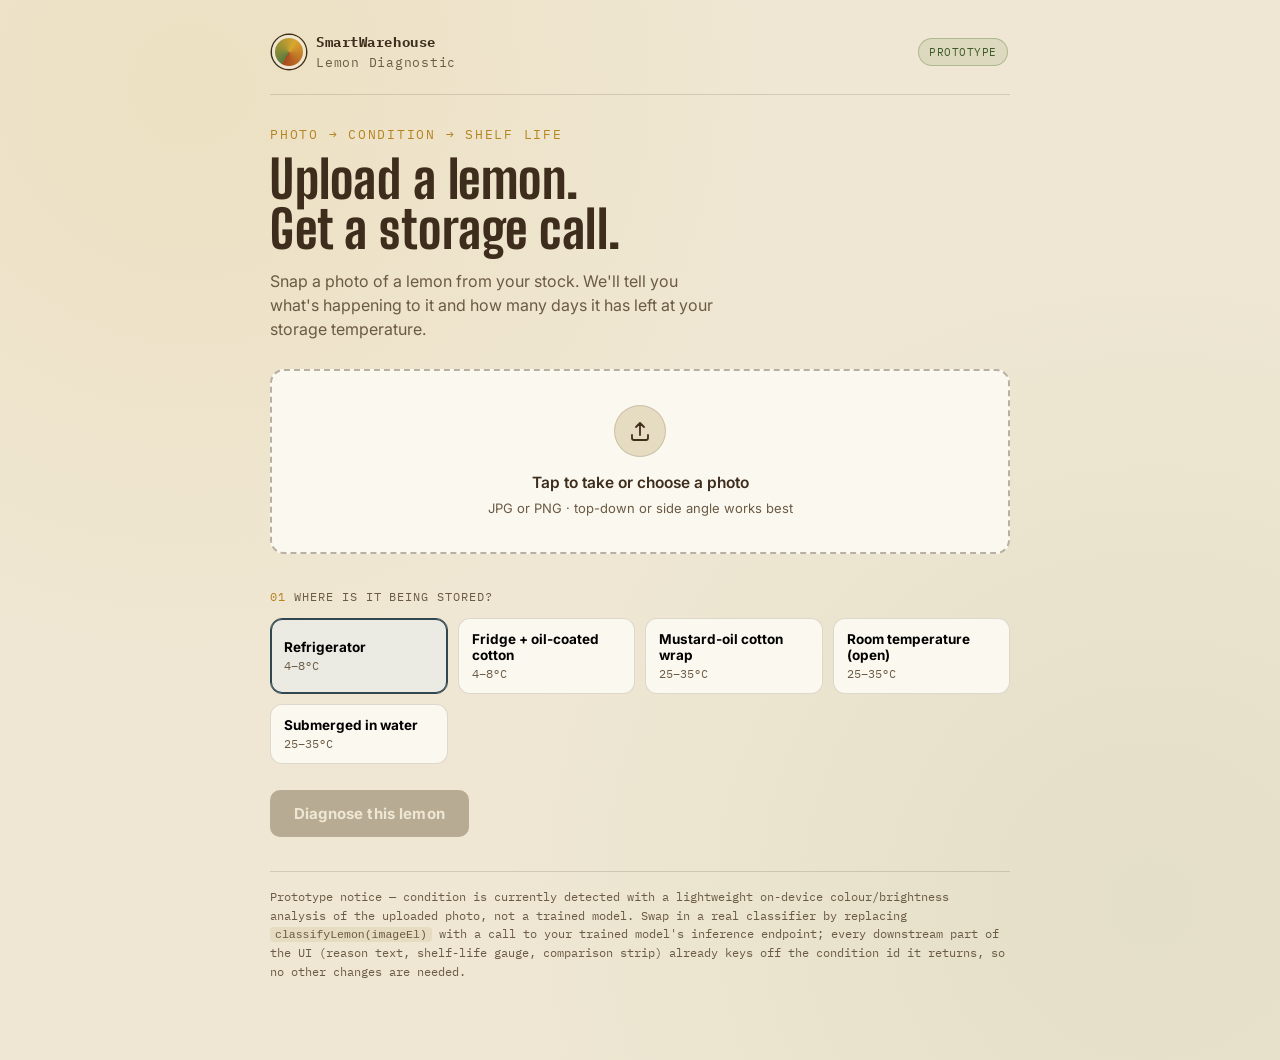
<file: frontend/index.html>
<!DOCTYPE html>
<html lang="en">
<head>
<meta charset="UTF-8">
<meta name="viewport" content="width=device-width, initial-scale=1.0">
<title>SmartWarehouse — Lemon Diagnostic</title>
<link rel="preconnect" href="https://fonts.googleapis.com">
<link rel="preconnect" href="https://fonts.gstatic.com" crossorigin>
<link href="https://fonts.googleapis.com/css2?family=Big+Shoulders+Display:wght@600;700;800&family=Inter:wght@400;500;600;700&family=IBM+Plex+Mono:wght@400;500;600&display=swap" rel="stylesheet">
<style>
  :root{
    --paper:      #EFE7D3;
    --paper-dim:  #E6DCC2;
    --ink:        #3E2D1C;
    --ink-soft:   #6B5A44;
    --zest:       #D9A62E;
    --zest-dark:  #B58420;
    --leaf:       #5B7B3D;
    --leaf-dark:  #3F5A29;
    --steel:      #43606B;
    --steel-dark: #314750;
    --rust:       #A8471F;
    --rust-dark:  #7E3416;
    --card:       #FBF8EF;
    --line:       rgba(62,45,28,0.16);
    --shadow:     0 8px 24px rgba(62,45,28,0.14);
    --radius:     14px;
    --display: 'Big Shoulders Display', sans-serif;
    --body: 'Inter', sans-serif;
    --mono: 'IBM Plex Mono', monospace;
  }

  * { box-sizing: border-box; }
  html { scroll-behavior: smooth; }

  body{
    margin:0;
    background:
      radial-gradient(circle at 15% 8%, rgba(217,166,46,0.10), transparent 40%),
      radial-gradient(circle at 90% 85%, rgba(91,123,61,0.08), transparent 45%),
      var(--paper);
    color: var(--ink);
    font-family: var(--body);
    line-height: 1.5;
    -webkit-font-smoothing: antialiased;
  }

  a, button { font-family: inherit; }

  /* ---------- Layout shell ---------- */
  .wrap{ max-width: 780px; margin: 0 auto; padding: 28px 20px 80px; }

  header.top{
    display:flex; align-items:center; justify-content:space-between;
    padding: 4px 2px 22px;
    border-bottom: 1px solid var(--line);
    margin-bottom: 30px;
  }
  .brand{
    display:flex; align-items:center; gap:10px;
  }
  .brand-mark{
    width:34px; height:34px; border-radius:50%;
    background: conic-gradient(from 210deg, var(--leaf), var(--zest) 50%, var(--rust) 100%);
    box-shadow: inset 0 0 0 3px var(--paper), 0 0 0 1.5px var(--ink);
    flex-shrink:0;
  }
  .brand-text{ font-family: var(--mono); font-size: 12.5px; letter-spacing: 0.06em; color: var(--ink-soft); }
  .brand-text b{ color: var(--ink); display:block; font-size:14px; letter-spacing:0.04em; }
  .badge{
    font-family: var(--mono); font-size: 11px; letter-spacing:0.05em;
    color: var(--leaf-dark); background: rgba(91,123,61,0.13);
    border: 1px solid rgba(91,123,61,0.35);
    padding: 5px 10px; border-radius: 999px;
  }

  /* ---------- Hero / upload ---------- */
  .eyebrow{
    font-family: var(--mono); font-size: 12.5px; letter-spacing: 0.14em; text-transform: uppercase;
    color: var(--zest-dark); margin: 0 0 10px;
  }
  h1{
    font-family: var(--display); font-weight: 800; letter-spacing: 0.01em;
    font-size: clamp(34px, 6vw, 52px); line-height: 0.98; margin: 0 0 14px; color: var(--ink);
  }
  .lede{ max-width: 46ch; color: var(--ink-soft); font-size: 16px; margin: 0 0 28px; }

  .dropzone{
    position: relative;
    border: 2px dashed rgba(62,45,28,0.35);
    border-radius: var(--radius);
    background: var(--card);
    padding: 34px 20px;
    text-align: center;
    cursor: pointer;
    transition: border-color .18s ease, background .18s ease, transform .18s ease;
  }
  .dropzone:hover, .dropzone.drag{
    border-color: var(--zest-dark);
    background: #FDF9EE;
  }
  .dropzone:focus-visible{ outline: 3px solid var(--steel); outline-offset: 3px; }
  .dropzone.drag{ transform: scale(1.01); }
  .dz-icon{
    width:52px; height:52px; margin: 0 auto 14px;
    border-radius: 50%;
    background: var(--paper-dim);
    display:flex; align-items:center; justify-content:center;
    border: 1.5px solid var(--line);
  }
  .dz-icon svg{ width:24px; height:24px; stroke: var(--ink); }
  .dz-title{ font-weight: 600; font-size: 15.5px; margin-bottom: 4px; }
  .dz-sub{ font-size: 13px; color: var(--ink-soft); }
  input[type=file]{ display:none; }

  .preview-row{
    display:flex; align-items:center; gap:16px;
    background: var(--card); border: 1px solid var(--line); border-radius: var(--radius);
    padding: 14px; margin-top: 16px;
  }
  .preview-thumb{
    width:74px; height:74px; border-radius: 10px; object-fit: cover;
    border: 1px solid var(--line); flex-shrink:0; background:#fff;
  }
  .preview-meta{ flex:1; min-width:0; }
  .preview-name{ font-weight:600; font-size: 14px; overflow:hidden; text-overflow:ellipsis; white-space:nowrap; }
  .preview-status{ font-family: var(--mono); font-size: 12px; color: var(--ink-soft); margin-top:2px; }
  .btn-clear{
    border: none; background: none; color: var(--rust-dark);
    font-size: 13px; font-weight: 600; cursor: pointer; padding: 6px 8px; border-radius: 8px;
  }
  .btn-clear:hover{ background: rgba(168,71,31,0.1); }

  /* ---------- Storage selector ---------- */
  section.storage{ margin-top: 34px; }
  .section-label{
    font-family: var(--mono); font-size: 12px; letter-spacing:0.08em; text-transform: uppercase;
    color: var(--ink-soft); margin-bottom: 12px; display:flex; align-items:baseline; gap:8px;
  }
  .section-label .num{ color: var(--zest-dark); }

  .pill-grid{
    display:grid; grid-template-columns: repeat(auto-fit, minmax(150px,1fr));
    gap: 10px;
  }
  .pill{
    text-align:left;
    border: 1.5px solid var(--line);
    background: var(--card);
    border-radius: 12px;
    padding: 12px 13px;
    cursor: pointer;
    transition: border-color .15s ease, background .15s ease, transform .1s ease;
  }
  .pill:hover{ border-color: var(--steel); }
  .pill:focus-visible{ outline: 3px solid var(--steel); outline-offset: 2px; }
  .pill.active{
    border-color: var(--steel-dark);
    background: linear-gradient(0deg, rgba(67,96,107,0.09), rgba(67,96,107,0.09)), var(--card);
    box-shadow: 0 0 0 1px var(--steel-dark) inset;
  }
  .pill-name{ font-weight: 700; font-size: 13.5px; margin-bottom: 3px; }
  .pill-temp{ font-family: var(--mono); font-size: 11.5px; color: var(--ink-soft); }

  /* ---------- Action ---------- */
  .actions{ margin-top: 26px; display:flex; gap:12px; flex-wrap:wrap; }
  .btn-primary{
    background: var(--ink); color: var(--paper);
    border: none; padding: 14px 24px; border-radius: 10px;
    font-weight: 700; font-size: 15px; letter-spacing: 0.01em; cursor: pointer;
    transition: background .15s ease, transform .1s ease;
  }
  .btn-primary:hover:not(:disabled){ background: var(--rust-dark); }
  .btn-primary:active:not(:disabled){ transform: translateY(1px); }
  .btn-primary:disabled{ background: #B7AC93; cursor: not-allowed; }
  .btn-primary:focus-visible{ outline: 3px solid var(--steel); outline-offset: 3px; }

  /* ---------- Results: crate tag ---------- */
  .tag-card{
    margin-top: 40px;
    background: var(--card);
    border: 1.5px solid var(--line);
    border-radius: var(--radius);
    box-shadow: var(--shadow);
    padding: 26px 24px 24px;
    position: relative;
    opacity: 0;
    transform: translateY(10px);
    animation: rise .5s ease forwards;
  }
  @keyframes rise{ to{ opacity:1; transform: translateY(0); } }
  .tag-punch{
    position:absolute; top:-13px; left: 50%; transform: translateX(-50%);
    width:26px; height:26px; border-radius:50%;
    background: var(--paper);
    border: 1.5px solid var(--line);
  }
  .tag-head{
    display:flex; align-items:flex-start; justify-content:space-between; gap:16px;
    padding-bottom: 16px; margin-bottom: 18px; border-bottom: 1px dashed var(--line);
  }
  .tag-eyebrow{ font-family: var(--mono); font-size: 11.5px; letter-spacing:0.1em; text-transform:uppercase; color: var(--ink-soft); }
  .tag-title{ font-family: var(--display); font-weight: 800; font-size: 30px; margin: 4px 0 0; line-height:1; }
  .tag-title.leaf{ color: var(--leaf-dark); }
  .tag-title.zest{ color: var(--zest-dark); }
  .tag-title.rust{ color: var(--rust-dark); }
  .confidence{
    font-family: var(--mono); font-size: 12px; text-align:right; color: var(--ink-soft);
    white-space: nowrap; padding-top: 4px;
  }

  .reason{ font-size: 15px; color: var(--ink); margin: 0 0 22px; max-width: 60ch; }

  .gauge-row{
    display:flex; gap: 22px; align-items:center; flex-wrap:wrap;
    padding: 16px; background: var(--paper-dim); border-radius: 12px; margin-bottom: 20px;
  }
  .gauge-wrap{ flex-shrink:0; }
  .gauge-num{ font-family: var(--display); font-weight: 800; }
  .gauge-info{ flex:1; min-width: 180px; }
  .gauge-label{ font-family: var(--mono); font-size: 11.5px; letter-spacing:0.06em; text-transform:uppercase; color: var(--ink-soft); margin-bottom: 4px;}
  .gauge-sub{ font-size: 13.5px; color: var(--ink-soft); }

  .compare-title{
    font-family: var(--mono); font-size: 11.5px; letter-spacing:0.08em; text-transform:uppercase;
    color: var(--ink-soft); margin: 4px 0 10px;
  }
  .compare-strip{ display:flex; gap:8px; overflow-x:auto; padding-bottom: 4px; }
  .compare-chip{
    flex: 0 0 auto; min-width: 108px;
    border: 1px solid var(--line); border-radius: 10px; padding: 9px 10px;
    background: var(--card); font-size: 12px;
  }
  .compare-chip.selected{ border-color: var(--steel-dark); background: #F1ECDD; }
  .compare-chip .cname{ font-weight:700; font-size: 11.5px; margin-bottom:3px; }
  .compare-chip .cdays{ font-family: var(--mono); color: var(--ink-soft); }

  .disclaimer{
    margin-top: 34px; padding-top: 16px; border-top: 1px solid var(--line);
    font-family: var(--mono); font-size: 11.5px; color: var(--ink-soft); line-height:1.6;
  }
  .disclaimer code{ background: var(--paper-dim); padding: 1px 5px; border-radius: 4px; }

  .hidden{ display:none !important; }

  @media (max-width: 480px){
    .wrap{ padding: 20px 14px 60px; }
    .tag-head{ flex-direction:column; }
    .confidence{ text-align:left; }
  }

  @media (prefers-reduced-motion: reduce){
    .tag-card{ animation: none; opacity:1; transform:none; }
    html{ scroll-behavior:auto; }
  }
</style>
</head>
<body>
<div class="wrap">

  <header class="top">
    <div class="brand">
      <div class="brand-mark"></div>
      <div class="brand-text"><b>SmartWarehouse</b>Lemon Diagnostic</div>
    </div>
    <div class="badge">PROTOTYPE</div>
  </header>

  <p class="eyebrow">Photo → Condition → Shelf Life</p>
  <h1>Upload a lemon.<br>Get a storage call.</h1>
  <p class="lede">Snap a photo of a lemon from your stock. We'll tell you what's happening to it and how many days it has left at your storage temperature.</p>

  <div class="dropzone" id="dropzone" tabindex="0" role="button" aria-label="Upload a lemon photo">
    <div class="dz-icon">
      <svg viewBox="0 0 24 24" fill="none" stroke-width="1.8" stroke-linecap="round" stroke-linejoin="round"><path d="M12 16V4M12 4l-4 4M12 4l4 4"/><path d="M4 16v3a2 2 0 0 0 2 2h12a2 2 0 0 0 2-2v-3"/></svg>
    </div>
    <div class="dz-title">Tap to take or choose a photo</div>
    <div class="dz-sub">JPG or PNG · top-down or side angle works best</div>
    <input type="file" id="fileInput" accept="image/*" capture="environment">
  </div>

  <div class="preview-row hidden" id="previewRow">
    <img class="preview-thumb" id="previewThumb" alt="Uploaded lemon preview">
    <div class="preview-meta">
      <div class="preview-name" id="previewName">—</div>
      <div class="preview-status" id="previewStatus">Ready to diagnose</div>
    </div>
    <button class="btn-clear" id="btnClear">Remove</button>
  </div>

  <canvas id="workCanvas" class="hidden"></canvas>

  <section class="storage">
    <div class="section-label"><span class="num">01</span> Where is it being stored?</div>
    <div class="pill-grid" id="storageGrid"></div>
  </section>

  <div class="actions">
    <button class="btn-primary" id="btnDiagnose" disabled>Diagnose this lemon</button>
  </div>

  <div id="resultCard"></div>

  <div class="disclaimer">
    Prototype notice — condition is currently detected with a lightweight on-device colour/brightness
    analysis of the uploaded photo, not a trained model. Swap in a real classifier by replacing
    <code>classifyLemon(imageEl)</code> with a call to your trained model's inference endpoint; every
    downstream part of the UI (reason text, shelf-life gauge, comparison strip) already keys off the
    condition id it returns, so no other changes are needed.
  </div>

</div>

<canvas id="workCanvas" class="hidden" style="display:none"></canvas>

<script>
(function(){

  /* ---------------------------------------------------------
     DATA — drawn from the SmartWarehouse lemon observation report
  --------------------------------------------------------- */

  const STORAGE_METHODS = [
    { id:'fridge',            name:'Refrigerator',                 temp:'4–8°C',   baseDays:15 },
    { id:'fridge_oil_cotton', name:'Fridge + oil-coated cotton',    temp:'4–8°C',   baseDays:14 },
    { id:'oil_cotton',        name:'Mustard-oil cotton wrap',       temp:'25–35°C', baseDays:11 },
    { id:'room',              name:'Room temperature (open)',       temp:'25–35°C', baseDays:9  },
    { id:'submerged',         name:'Submerged in water',            temp:'25–35°C', baseDays:6  },
  ];

  const CONDITIONS = {
    healthy: {
      label: 'Healthy',
      tone: 'leaf',
      penalty: 0,
      reason: "Skin colour and firmness look normal — smooth surface, no wrinkling, no dark spotting. This lemon is at the start of its shelf life."
    },
    yellowing: {
      label: 'Yellowing',
      tone: 'zest',
      penalty: 3,
      reason: "The peel is losing chlorophyll and turning yellow. This is a normal ripening/ageing process that speeds up in warm air — refrigeration slows it noticeably."
    },
    dehydrated: {
      label: 'Dehydration / Wrinkling',
      tone: 'zest',
      penalty: 4,
      reason: "The skin is losing moisture faster than it's being replaced (transpiration). Warm, dry air accelerates this — even fridge air can cause it slowly, since cold air is also low-humidity."
    },
    brown_spot: {
      label: 'Brown Spotting / Oleocellosis',
      tone: 'rust',
      penalty: 6,
      reason: "Oil glands in the peel have ruptured, likely from mechanical handling or pressure, releasing oil that damages surrounding skin cells and darkens the surface."
    },
    decayed: {
      label: 'Decay / Mould',
      tone: 'rust',
      penalty: 9,
      reason: "Surface darkening and texture breakdown suggest fungal or microbial activity has taken hold. This spreads fast at room temperature and warm/moist storage — isolate this fruit from the rest of the batch."
    }
  };

  /* ---------------------------------------------------------
     STATE
  --------------------------------------------------------- */
  let uploadedImage = null;   // HTMLImageElement
  let selectedStorage = 'fridge';
  let lastDiagnosis = null;   // condition id

  /* ---------------------------------------------------------
     DOM refs
  --------------------------------------------------------- */
  const dropzone      = document.getElementById('dropzone');
  const fileInput      = document.getElementById('fileInput');
  const previewRow     = document.getElementById('previewRow');
  const previewThumb   = document.getElementById('previewThumb');
  const previewName    = document.getElementById('previewName');
  const previewStatus  = document.getElementById('previewStatus');
  const btnClear       = document.getElementById('btnClear');
  const storageGrid    = document.getElementById('storageGrid');
  const btnDiagnose    = document.getElementById('btnDiagnose');
  const resultCard     = document.getElementById('resultCard');
  const workCanvas     = document.getElementById('workCanvas');

  /* ---------------------------------------------------------
     Build storage pills
  --------------------------------------------------------- */
  function renderStoragePills(){
    storageGrid.innerHTML = STORAGE_METHODS.map(m => `
      <button type="button" class="pill ${m.id===selectedStorage?'active':''}" data-id="${m.id}">
        <div class="pill-name">${m.name}</div>
        <div class="pill-temp">${m.temp}</div>
      </button>
    `).join('');
    [...storageGrid.querySelectorAll('.pill')].forEach(p=>{
      p.addEventListener('click', ()=>{
        selectedStorage = p.dataset.id;
        renderStoragePills();
        if(lastDiagnosis) renderResult(lastDiagnosis);
      });
    });
  }
  renderStoragePills();

  /* ---------------------------------------------------------
     Upload handling
  --------------------------------------------------------- */
  dropzone.addEventListener('click', ()=> fileInput.click());
  dropzone.addEventListener('keydown', e=>{ if(e.key==='Enter'||e.key===' '){ e.preventDefault(); fileInput.click(); } });
  dropzone.addEventListener('dragover', e=>{ e.preventDefault(); dropzone.classList.add('drag'); });
  dropzone.addEventListener('dragleave', ()=> dropzone.classList.remove('drag'));
  dropzone.addEventListener('drop', e=>{
    e.preventDefault(); dropzone.classList.remove('drag');
    if(e.dataTransfer.files[0]) handleFile(e.dataTransfer.files[0]);
  });
  fileInput.addEventListener('change', e=>{
    if(e.target.files[0]) handleFile(e.target.files[0]);
  });
  btnClear.addEventListener('click', resetUpload);

  function handleFile(file){
    if(!file.type.startsWith('image/')) return;
    const url = URL.createObjectURL(file);
    const img = new Image();
    img.onload = ()=>{
      uploadedImage = img;
      previewThumb.src = url;
      previewName.textContent = file.name;
      previewStatus.textContent = 'Ready to diagnose';
      previewRow.classList.remove('hidden');
      btnDiagnose.disabled = false;
      resultCard.innerHTML = '';
      lastDiagnosis = null;
    };
    img.src = url;
  }

  function resetUpload(){
    uploadedImage = null;
    lastDiagnosis = null;
    fileInput.value = '';
    previewRow.classList.add('hidden');
    btnDiagnose.disabled = true;
    resultCard.innerHTML = '';
  }

  /* ---------------------------------------------------------
     MOCK CLASSIFIER
     Replace this function with a call to your trained model's
     inference endpoint. It must resolve to one of the keys in
     CONDITIONS above — everything else in the UI already works
     off that id.
  --------------------------------------------------------- */
  function classifyLemon(imageEl){
    const ctx = workCanvas.getContext('2d');
    const W = workCanvas.width = 60, H = workCanvas.height = 60;
    ctx.drawImage(imageEl, 0, 0, W, H);
    const data = ctx.getImageData(0,0,W,H).data;

    let r=0,g=0,b=0,dark=0,n=0;
    for(let i=0; i<data.length; i+=4){
      const rr=data[i], gg=data[i+1], bb=data[i+2];
      r+=rr; g+=gg; b+=bb;
      const lum = (rr+gg+bb)/3;
      if(lum < 70) dark++;
      n++;
    }
    r/=n; g/=n; b/=n;
    const darkRatio = dark/n;
    const brightness = (r+g+b)/3;

    if(darkRatio > 0.30 || brightness < 60){
      return { id:'decayed', confidence: 0.6 + darkRatio*0.3 };
    }
    if(darkRatio > 0.12){
      return { id:'brown_spot', confidence: 0.55 + darkRatio*0.4 };
    }
    if(g > r && g > b && (g-b) > 15){
      return { id:'healthy', confidence: 0.7 };
    }
    if(r > 150 && g > 130 && b < 110){
      return { id:'yellowing', confidence: 0.65 };
    }
    return { id:'dehydrated', confidence: 0.55 };
  }

  /* ---------------------------------------------------------
     Diagnose action
  --------------------------------------------------------- */
  btnDiagnose.addEventListener('click', ()=>{
    if(!uploadedImage) return;
    btnDiagnose.disabled = true;
    btnDiagnose.textContent = 'Analysing…';
    previewStatus.textContent = 'Analysing photo…';

    setTimeout(()=>{
      const { id, confidence } = classifyLemon(uploadedImage);
      lastDiagnosis = { id, confidence };
      previewStatus.textContent = 'Diagnosis complete';
      btnDiagnose.disabled = false;
      btnDiagnose.textContent = 'Diagnose this lemon';
      renderResult(lastDiagnosis);
      resultCard.scrollIntoView({ behavior:'smooth', block:'nearest' });
    }, 500);
  });

  /* ---------------------------------------------------------
     Result rendering
  --------------------------------------------------------- */
  function daysRemainingFor(storageId, conditionId){
    const method = STORAGE_METHODS.find(m=>m.id===storageId);
    const cond = CONDITIONS[conditionId];
    return Math.max(1, method.baseDays - cond.penalty);
  }

  function gaugeSvg(days, maxDays, tone){
    const toneColor = { leaf:'var(--leaf)', zest:'var(--zest)', rust:'var(--rust)' }[tone];
    const r = 42, C = 2*Math.PI*r;
    const frac = Math.min(1, days/maxDays);
    const offset = C * (1 - frac);
    return `
      <svg width="104" height="104" viewBox="0 0 104 104" class="gauge-num">
        <circle cx="52" cy="52" r="${r}" fill="none" stroke="var(--paper)" stroke-width="10"/>
        <circle cx="52" cy="52" r="${r}" fill="none" stroke="${toneColor}" stroke-width="10"
          stroke-linecap="round" stroke-dasharray="${C}" stroke-dashoffset="${offset}"
          transform="rotate(-90 52 52)"/>
        <text x="52" y="48" text-anchor="middle" font-size="26" font-weight="800"
          fill="var(--ink)" font-family="'Big Shoulders Display', sans-serif">${days}</text>
        <text x="52" y="66" text-anchor="middle" font-size="10" letter-spacing="0.05em"
          fill="var(--ink-soft)" font-family="'IBM Plex Mono', monospace">DAYS LEFT</text>
      </svg>`;
  }

  function renderResult(diag){
    const cond = CONDITIONS[diag.id];
    const method = STORAGE_METHODS.find(m=>m.id===selectedStorage);
    const days = daysRemainingFor(selectedStorage, diag.id);
    const confPct = Math.round(diag.confidence*100);

    resultCard.innerHTML = `
      <div class="tag-card">
        <div class="tag-punch"></div>
        <div class="tag-head">
          <div>
            <div class="tag-eyebrow">Diagnosis</div>
            <div class="tag-title ${cond.tone}">${cond.label}</div>
          </div>
          <div class="confidence">≈ ${confPct}% match<br>from photo analysis</div>
        </div>

        <p class="reason">${cond.reason}</p>

        <div class="gauge-row">
          <div class="gauge-wrap">${gaugeSvg(days, 15, cond.tone)}</div>
          <div class="gauge-info">
            <div class="gauge-label">Estimated shelf life</div>
            <div class="gauge-sub">at <strong>${method.name}</strong> (${method.temp}), starting from the condition detected today.</div>
          </div>
        </div>

        <div class="compare-title">Compare storage options for this lemon</div>
        <div class="compare-strip">
          ${STORAGE_METHODS.map(m=>{
            const d = daysRemainingFor(m.id, diag.id);
            return `<div class="compare-chip ${m.id===selectedStorage?'selected':''}">
                      <div class="cname">${m.name}</div>
                      <div class="cdays">${d} days · ${m.temp}</div>
                    </div>`;
          }).join('')}
        </div>
      </div>
    `;
  }

})();
</script>
</body>
</html>
</file>
